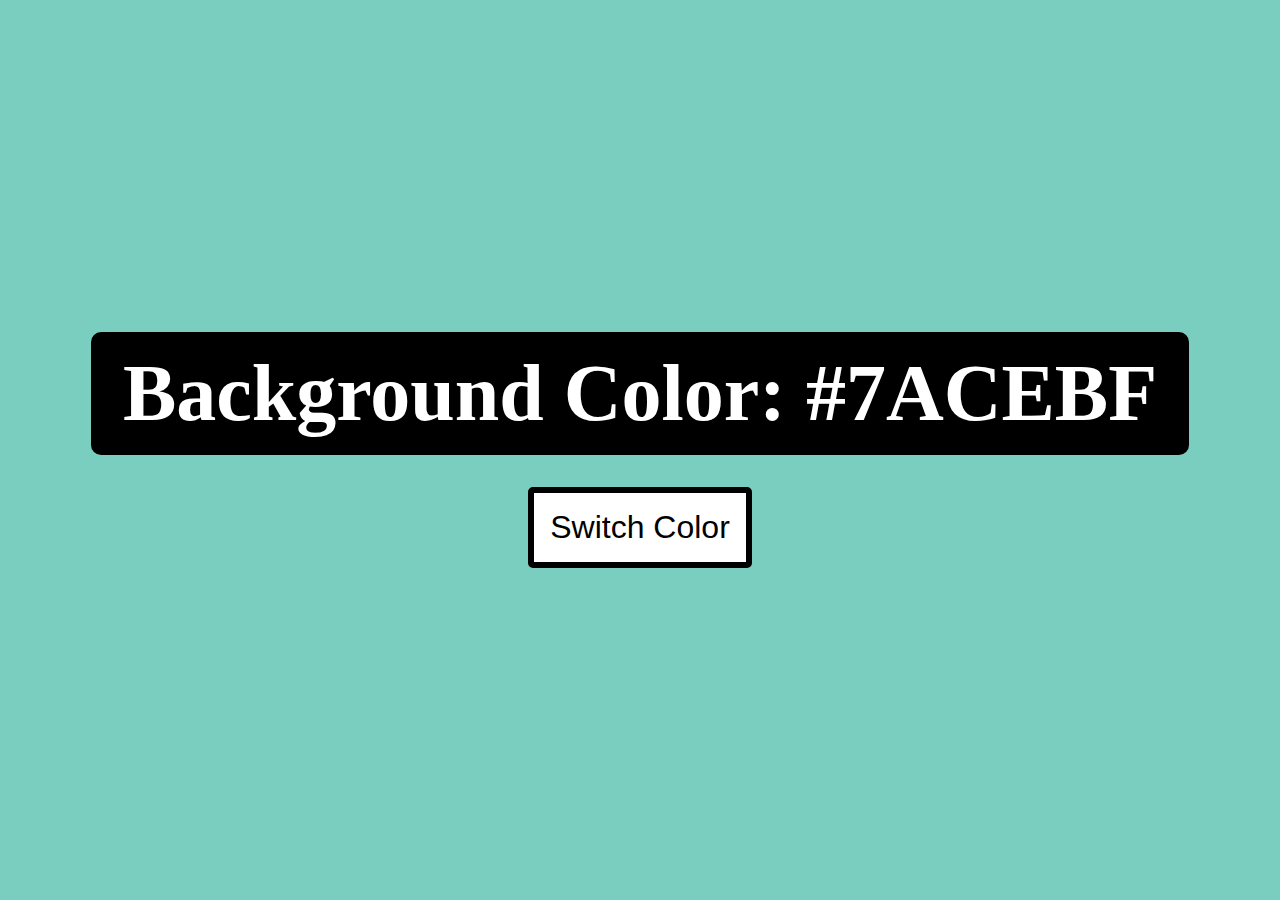
<file: color-fliper/index.html>
<!DOCTYPE html>
<html lang="en">
    <head>
        <meta charset="UTF-8" />
        <meta name="viewport" content="width=device-width, initial-scale=1.0" />
        <link rel="stylesheet" href="index.css" />
        <title>Color Flip</title>
    </head>
    <body>
        <h1>Background Color: <span></span></h1>
        <button>Switch Color</button>
        <script src="index.js"></script>
    </body>
</html>
</file>
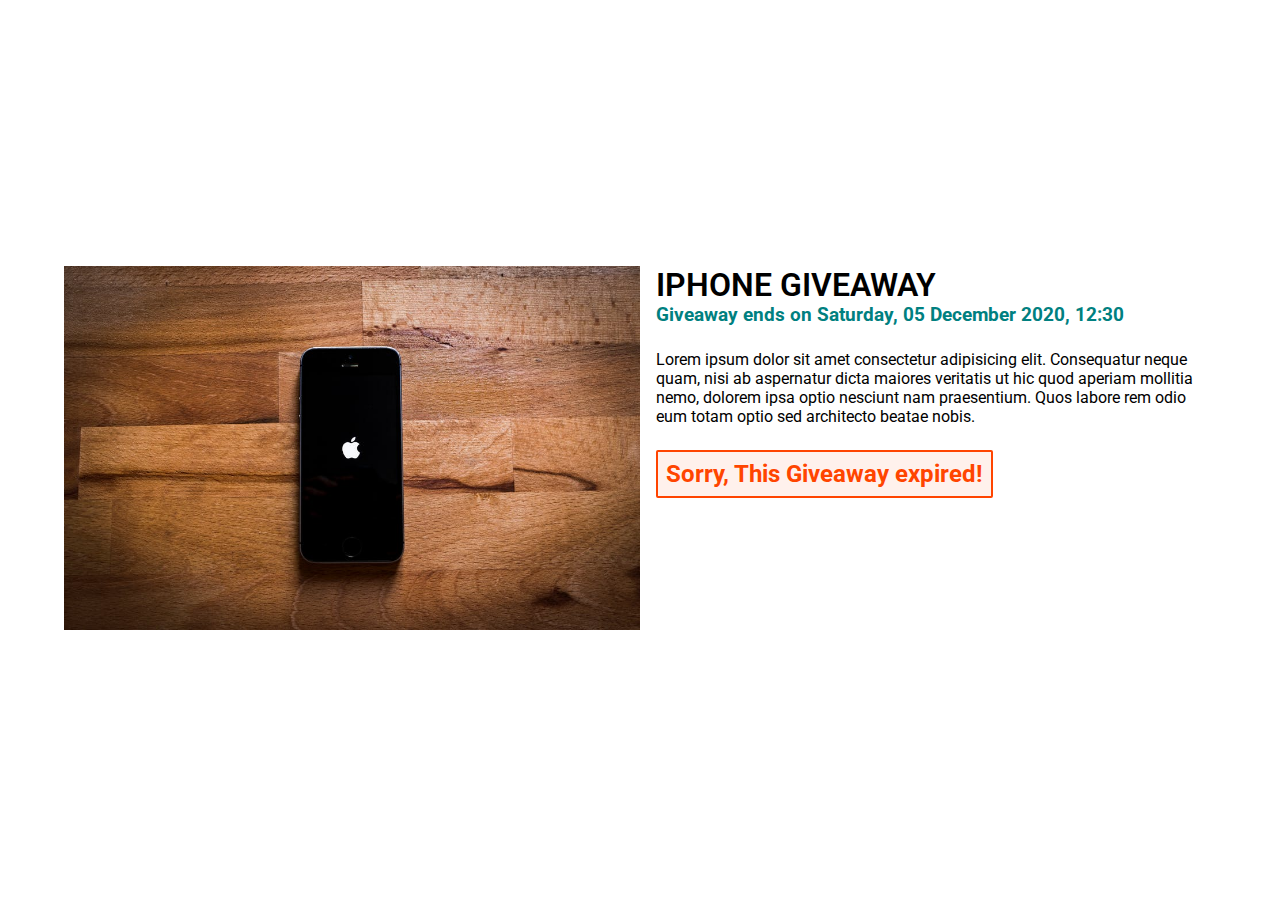
<file: countdown/index.html>
<!DOCTYPE html>
<html lang="en">
    <head>
        <meta charset="UTF-8" />
        <meta name="viewport" content="width=device-width, initial-scale=1.0" />
        <link rel="stylesheet" href="index.css" />
        <link
            rel="stylesheet"
            href="https://pro.fontawesome.com/releases/v5.10.0/css/all.css"
            integrity="sha384-AYmEC3Yw5cVb3ZcuHtOA93w35dYTsvhLPVnYs9eStHfGJvOvKxVfELGroGkvsg+p"
            crossorigin="anonymous"
        />
        <title>Countdown</title>
    </head>
    <body>
        <div class="container">
            <div class="image">
                <img src="./gift.jpeg" alt="" />
            </div>
            <div class="text">
                <h1>IPHONE GIVEAWAY</h1>
                <h3>Giveaway ends on <span class="full-date"></span></h3>
                <p class="text__info">
                    Lorem ipsum dolor sit amet consectetur adipisicing elit.
                    Consequatur neque quam, nisi ab aspernatur dicta maiores
                    veritatis ut hic quod aperiam mollitia nemo, dolorem ipsa
                    optio nesciunt nam praesentium. Quos labore rem odio eum
                    totam optio sed architecto beatae nobis.
                </p>
                <div class="countdown">
                    <div class="deadline">
                        <h2>Sorry, This Giveaway expired!</h2>
                    </div>
                    <div class="card">
                        <p class="card_number" id="day"></p>
                        <p class="card__text">DAYS</p>
                    </div>
                    <div class="card">
                        <p class="card_number" id="hour"></p>
                        <p class="card__text">HOURS</p>
                    </div>
                    <div class="card">
                        <p class="card_number" id="min"></p>
                        <p class="card__text">MINS</p>
                    </div>
                    <div class="card">
                        <p class="card_number" id="sec"></p>
                        <p class="card__text">SECS</p>
                    </div>
                </div>
            </div>
        </div>
        <script src="index.js"></script>
    </body>
</html>
</file>
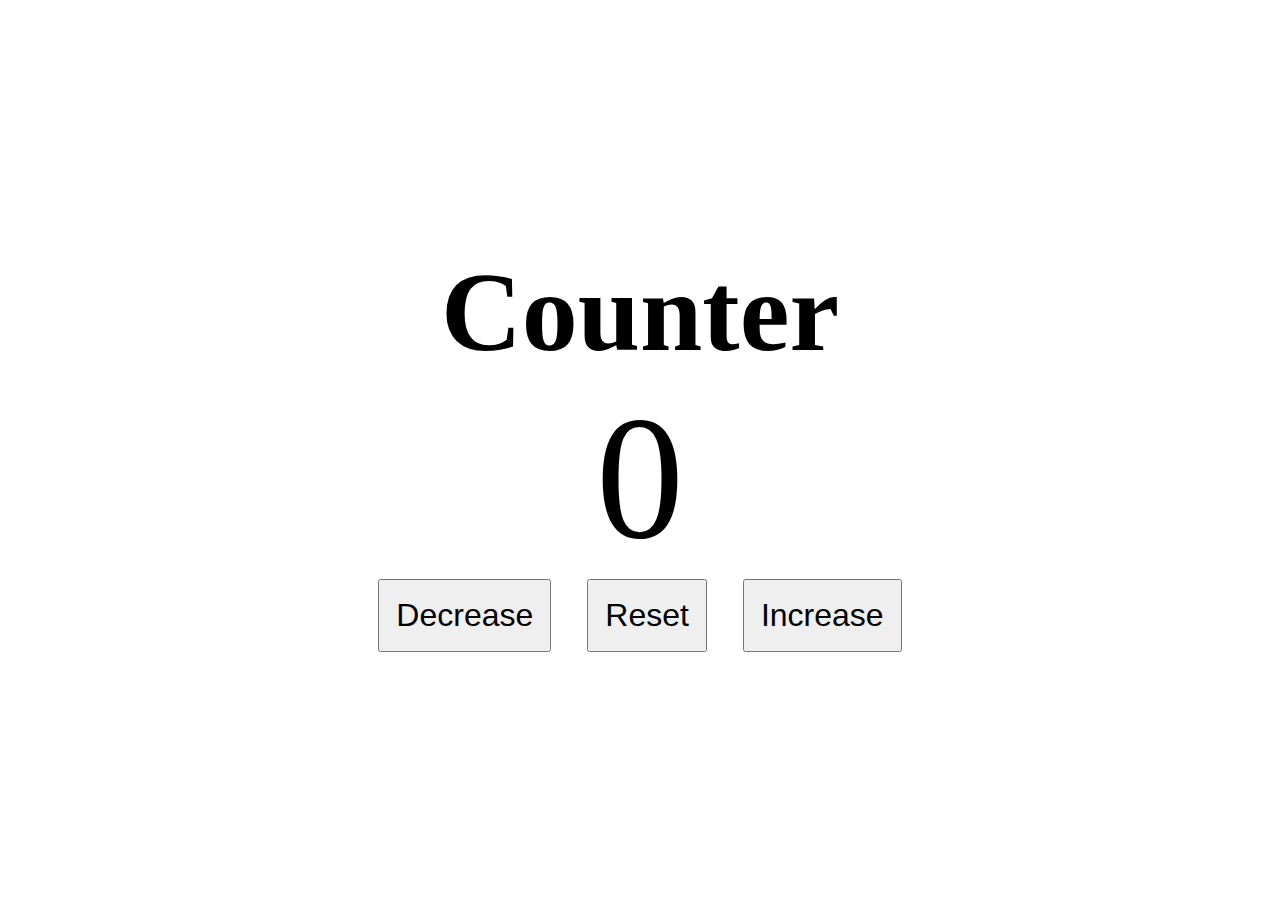
<file: counter/index.html>
<!DOCTYPE html>
<html lang="en">
    <head>
        <meta charset="UTF-8" />
        <meta name="viewport" content="width=device-width, initial-scale=1.0" />
        <link rel="stylesheet" href="index.css" />
        <title>Counter</title>
    </head>
    <body>
        <h1>Counter</h1>
        <span>0</span>
        <div class="buttons">
            <button id="decrease">Decrease</button>
            <button id="reset">Reset</button>
            <button id="increase">Increase</button>
        </div>
        <script src="index.js"></script>
    </body>
</html>
</file>
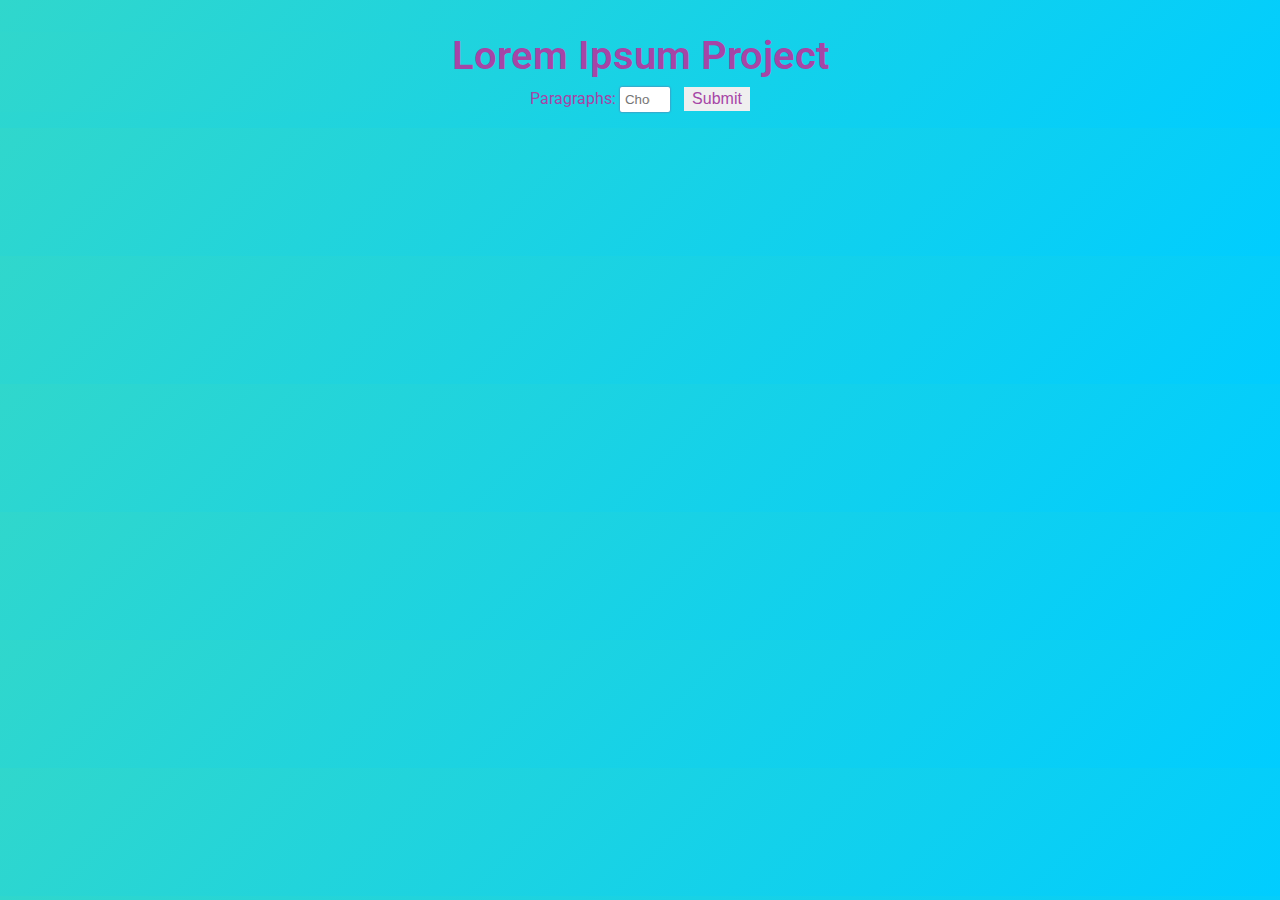
<file: lorem/index.html>
<!DOCTYPE html>
<html lang="en">
    <head>
        <meta charset="UTF-8" />
        <meta name="viewport" content="width=device-width, initial-scale=1.0" />
        <link rel="stylesheet" href="index.css" />
        <link
            rel="stylesheet"
            href="https://pro.fontawesome.com/releases/v5.10.0/css/all.css"
            integrity="sha384-AYmEC3Yw5cVb3ZcuHtOA93w35dYTsvhLPVnYs9eStHfGJvOvKxVfELGroGkvsg+p"
            crossorigin="anonymous"
        />
        <title>Lorem</title>
    </head>
    <body>
        <section>
            <h1>Lorem Ipsum Project</h1>
            <form>
                <label for="amount"></label>
                    Paragraphs: 
                    <input type="number" name="amount" id="amount" placeholder="Choose a number"
                
                /></label>
                <button>Submit</button>
            </form>
            <div class="result"></div>
        </section>
        <script src="index.js"></script>
    </body>
</html>
</file>
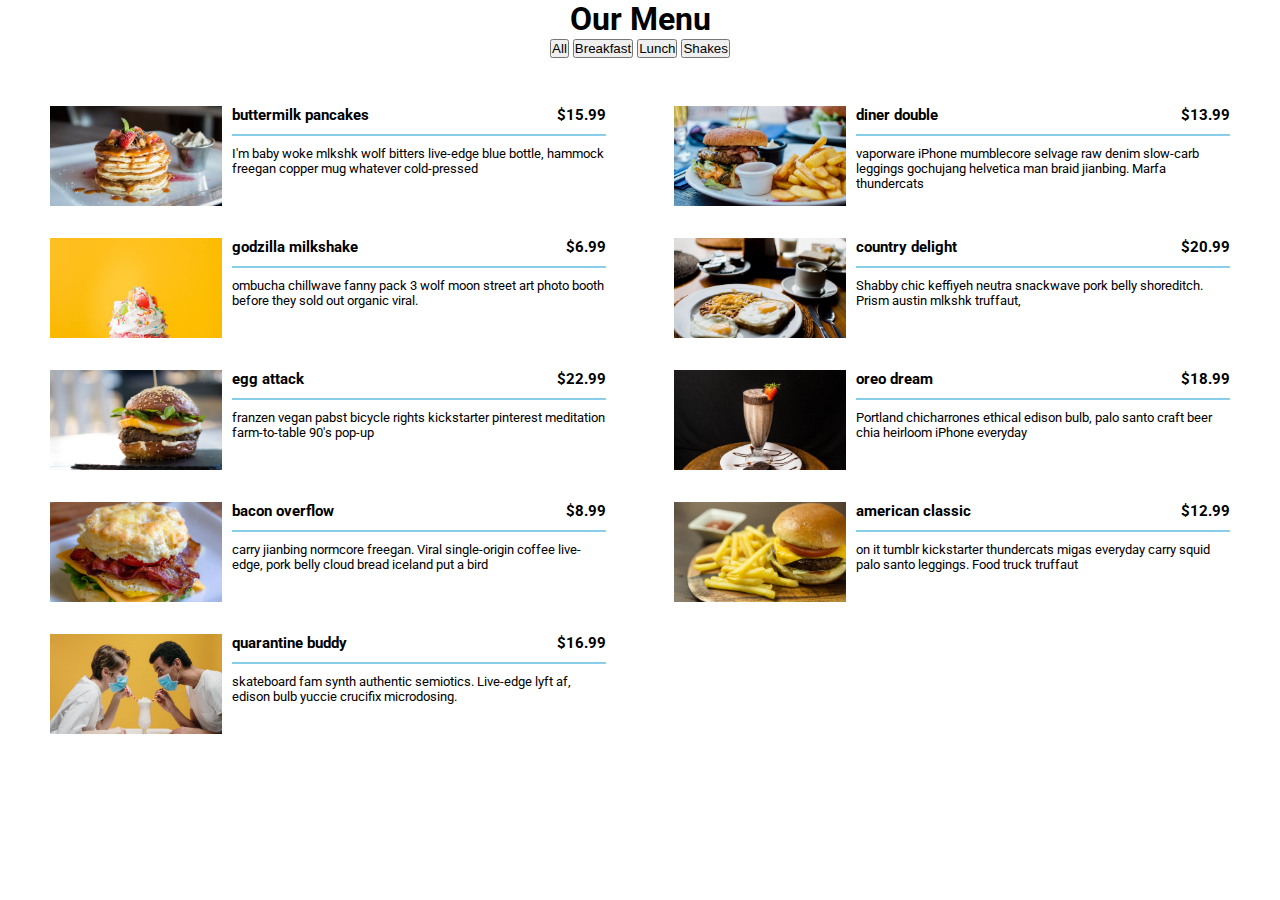
<file: menu/index.html>
<!DOCTYPE html>
<html lang="en">
    <head>
        <meta charset="UTF-8" />
        <meta name="viewport" content="width=device-width, initial-scale=1.0" />
        <link rel="stylesheet" href="index.css" />
        <link
            rel="stylesheet"
            href="https://pro.fontawesome.com/releases/v5.10.0/css/all.css"
            integrity="sha384-AYmEC3Yw5cVb3ZcuHtOA93w35dYTsvhLPVnYs9eStHfGJvOvKxVfELGroGkvsg+p"
            crossorigin="anonymous"
        />
        <title>Menu</title>
    </head>
    <body>
        <div class="menu">
            <div class="menu_title">
                <h1>Our Menu</h1>
            </div>
            <div class="menu_options">
                <button id="all">All</button>
                <button id="breakfast">Breakfast</button>
                <button id="lunch">Lunch</button>
                <button id="shakes">Shakes</button>
            </div>
            <div class="menu_items">
                <!-- 
                <div class="item">
                    <div class="image_container">
                        <img src="" alt="" class="item_image" />
                    </div>
                    <div class="item_info">
                        <div class="item_infoHeader">
                            <h3 class="header_title"></h3>
                            <h3 class="header_price"></h3>
                        </div>
                        <p class="item_infoText"></p>
                    </div>
                </div>
                 -->
            </div>
        </div>
        <script src="index.js"></script>
    </body>
</html>
</file>
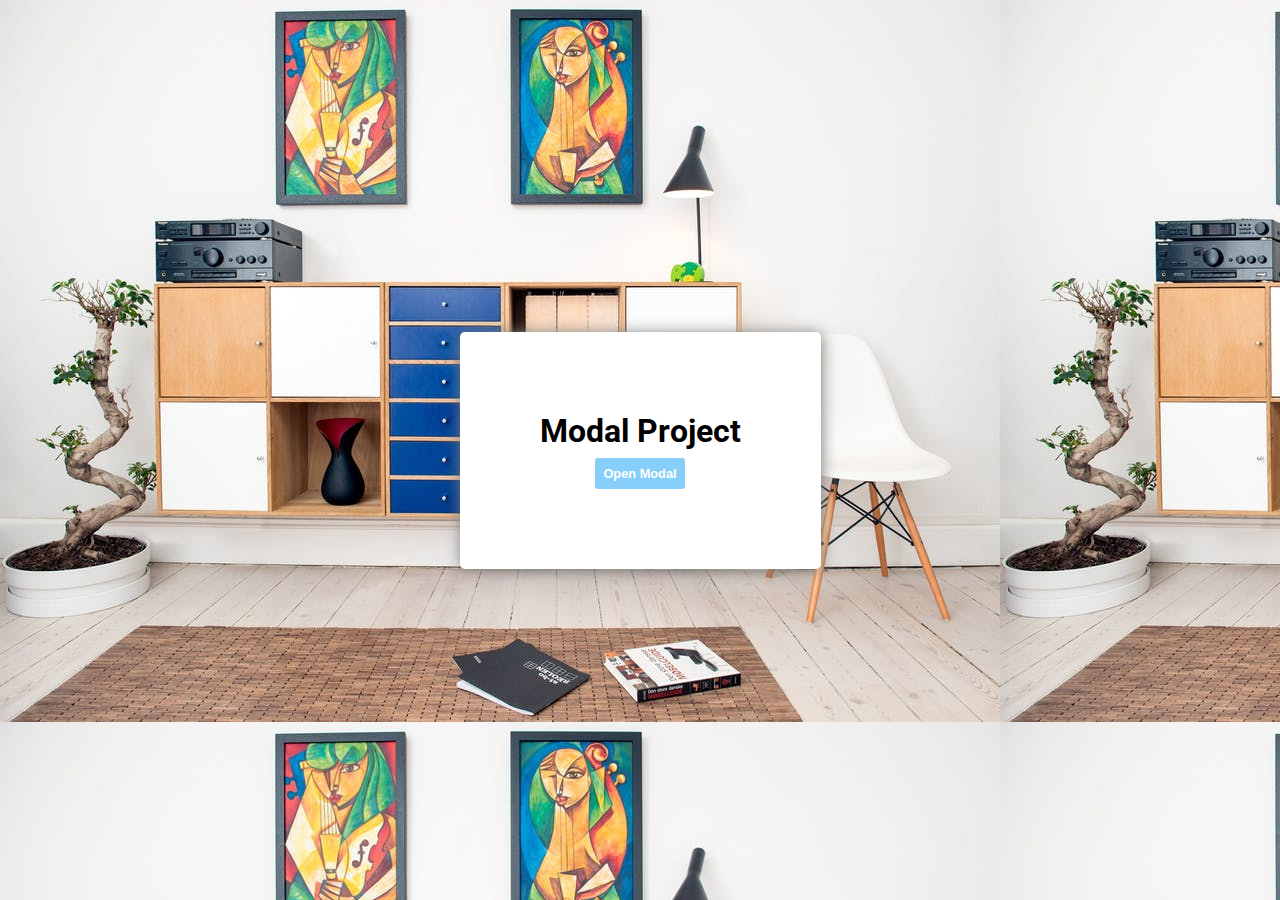
<file: modal/index.html>
<!DOCTYPE html>
<html lang="en">
    <head>
        <meta charset="UTF-8" />
        <meta name="viewport" content="width=device-width, initial-scale=1.0" />
        <link rel="stylesheet" href="index.css" />
        <link
            rel="stylesheet"
            href="https://pro.fontawesome.com/releases/v5.10.0/css/all.css"
            integrity="sha384-AYmEC3Yw5cVb3ZcuHtOA93w35dYTsvhLPVnYs9eStHfGJvOvKxVfELGroGkvsg+p"
            crossorigin="anonymous"
        />
        <title>Modal</title>
    </head>
    <body>
        <div class="modal none">
            <div class="box">
                <h1>Modal content</h1>
                <button><i class="fa fa-times" aria-hidden="true"></i></button>
            </div>
        </div>
        <div class="hero">
            <div class="box">
                <h1>Modal Project</h1>
                <button>Open Modal</button>
            </div>
        </div>
        <script src="index.js"></script>
    </body>
</html>
</file>
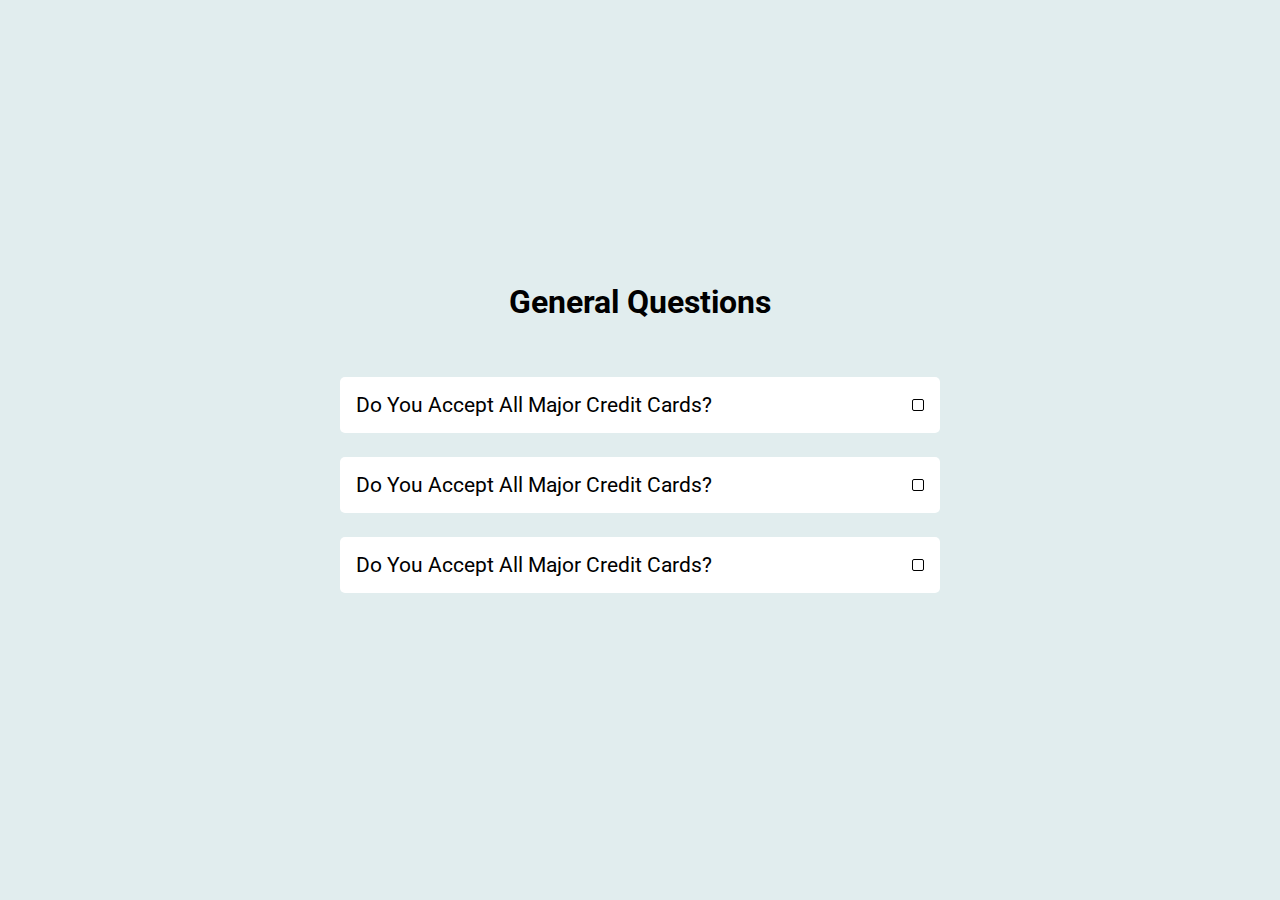
<file: q&a/index.html>
<!DOCTYPE html>
<html lang="en">
    <head>
        <meta charset="UTF-8" />
        <meta name="viewport" content="width=device-width, initial-scale=1.0" />
        <link rel="stylesheet" href="index.css" />
        <link
            rel="stylesheet"
            href="https://pro.fontawesome.com/releases/v5.10.0/css/all.css"
            integrity="sha384-AYmEC3Yw5cVb3ZcuHtOA93w35dYTsvhLPVnYs9eStHfGJvOvKxVfELGroGkvsg+p"
            crossorigin="anonymous"
        />
        <title>Q&A</title>
    </head>
    <body>
        <div class="container">
            <h1>General Questions</h1>
            <div class="questions__answers__container">
                <article>
                    <div class="question">
                        <p class="question__text">
                            Do You Accept All Major Credit Cards?
                        </p>
                        <i class="fa fa-plus" aria-hidden="true"></i>
                    </div>
                    <div class="answer">
                        <p class="answer__text">
                            Lorem ipsum dolor sit, amet consectetur adipisicing
                            elit. Dolorem consequuntur inventore totam tempore!
                            Molestiae, dicta suscipit. Ipsum ut vero ipsa
                            dolorum nobis suscipit nisi.
                        </p>
                    </div>
                </article>
                <article>
                    <div class="question">
                        <p class="question__text">
                            Do You Accept All Major Credit Cards?
                        </p>
                        <i class="fa fa-plus" aria-hidden="true"></i>
                    </div>
                    <div class="answer">
                        <p class="answer__text">
                            Lorem ipsum dolor sit, amet consectetur adipisicing
                            elit. Dolorem consequuntur inventore totam tempore!
                            Molestiae, dicta suscipit. Ipsum ut vero ipsa
                            dolorum nobis suscipit nisi.
                        </p>
                    </div>
                </article>
                <article>
                    <div class="question">
                        <p class="question__text">
                            Do You Accept All Major Credit Cards?
                        </p>
                        <i class="fa fa-plus" aria-hidden="true"></i>
                    </div>
                    <div class="answer">
                        <p class="answer__text">
                            Lorem ipsum dolor sit, amet consectetur adipisicing
                            elit. Dolorem consequuntur inventore totam tempore!
                            Molestiae, dicta suscipit. Ipsum ut vero ipsa
                            dolorum nobis suscipit nisi.
                        </p>
                    </div>
                </article>
            </div>
        </div>
        <script src="index.js"></script>
    </body>
</html>
</file>
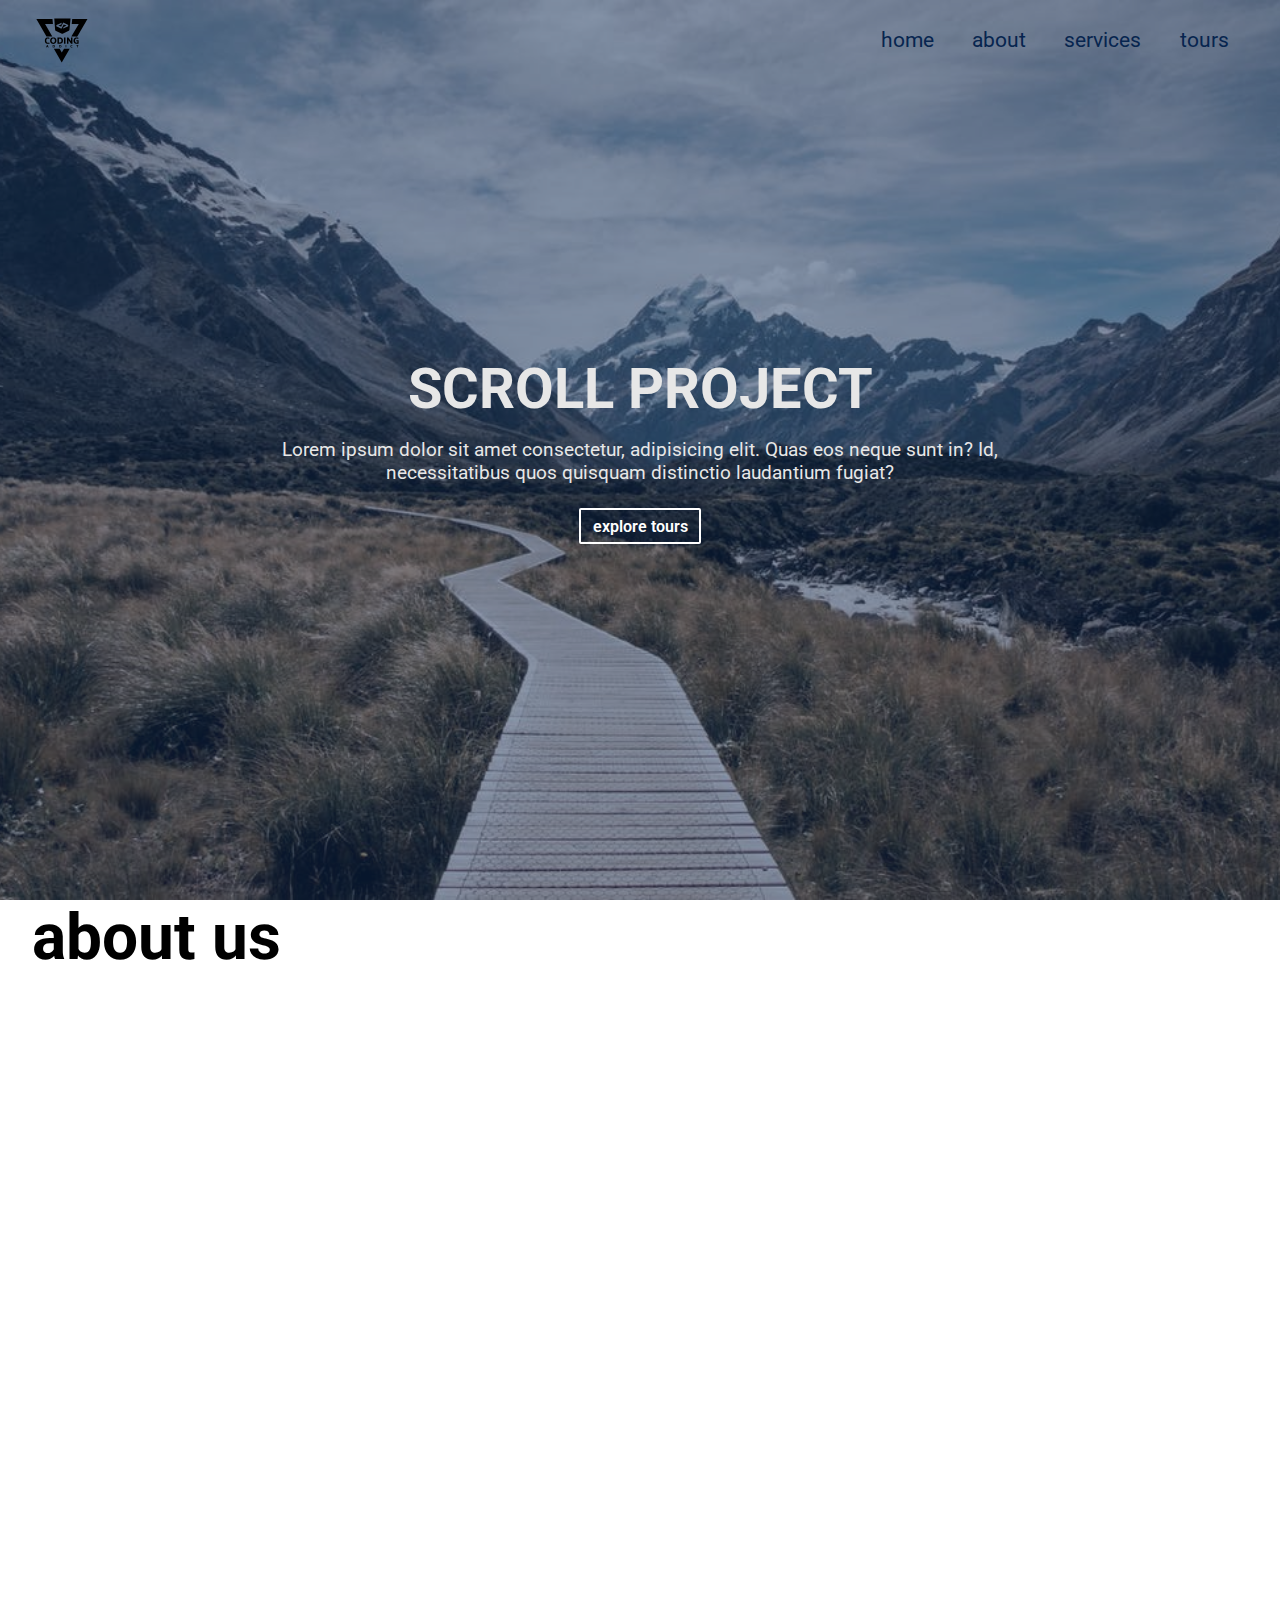
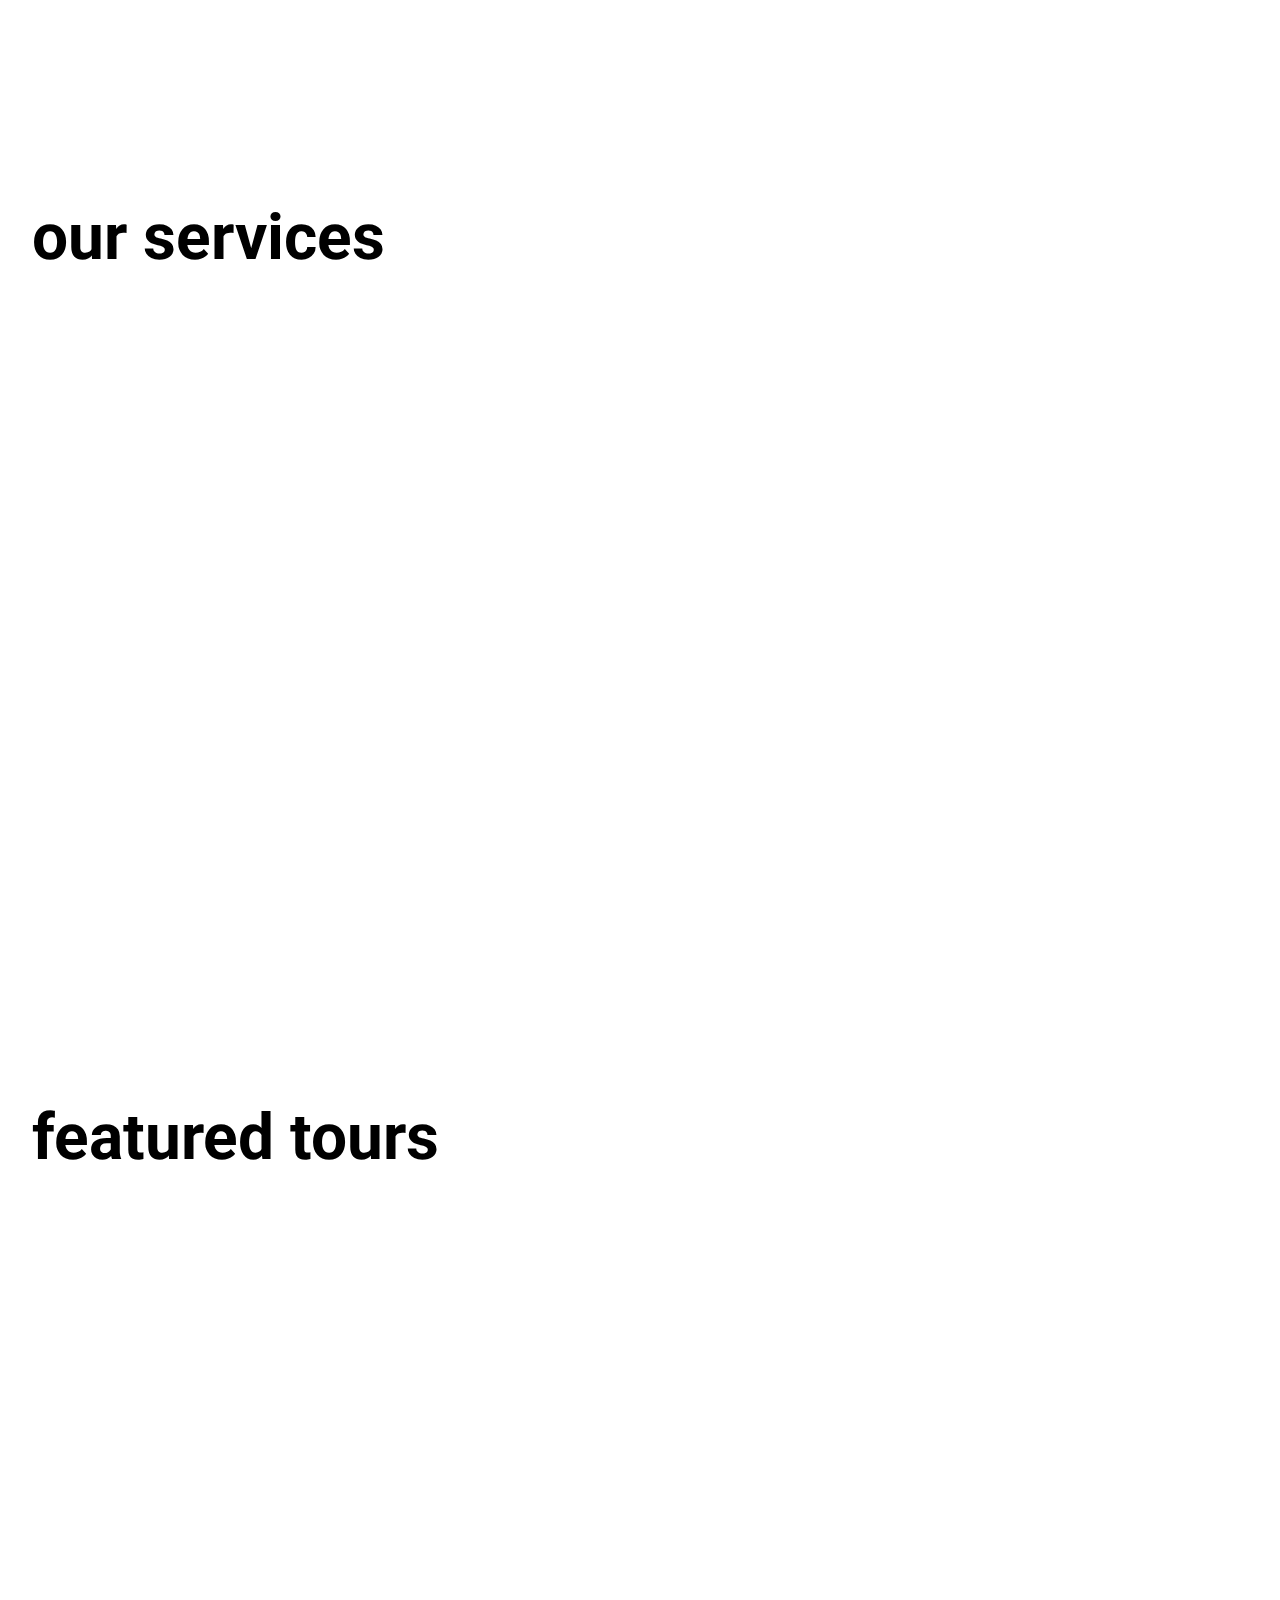
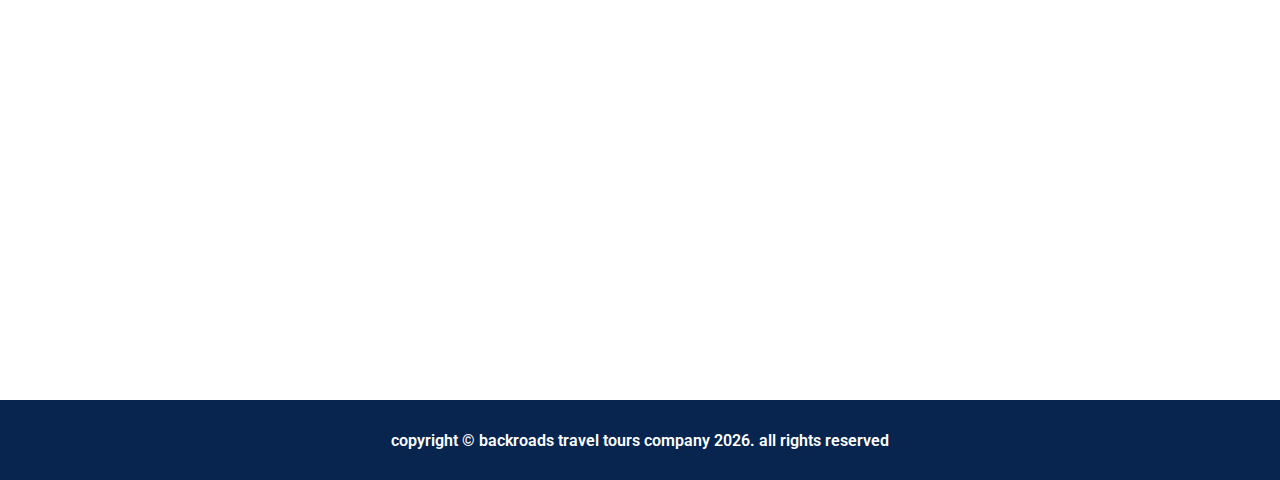
<file: scroll/index.html>
<!DOCTYPE html>
<html lang="en">
    <head>
        <meta charset="UTF-8" />
        <meta name="viewport" content="width=device-width, initial-scale=1.0" />
        <link rel="stylesheet" href="index.css" />
        <link
            rel="stylesheet"
            href="https://pro.fontawesome.com/releases/v5.10.0/css/all.css"
            integrity="sha384-AYmEC3Yw5cVb3ZcuHtOA93w35dYTsvhLPVnYs9eStHfGJvOvKxVfELGroGkvsg+p"
            crossorigin="anonymous"
        />
        <title>Scroll</title>
    </head>
    <body onresize="toggleNavOff()">
        <header id="home">
            <!-- navbar -->
            <nav id="nav">
                <div class="nav-center">
                    <!-- nav header -->
                    <div class="nav-header">
                        <img src="./logo.svg" class="logo" alt="logo" />
                        <button class="nav-toggle">
                            <i class="fas fa-bars"></i>
                        </button>
                    </div>
                    <!-- links -->
                    <div class="links">
                        <a class="scroll-link" href="#home">home</a>
                        <a class="scroll-link" href="#about">about</a>
                        <a class="scroll-link" href="#services">services</a>
                        <a class="scroll-link" href="#tours">tours</a>
                    </div>
                </div>
            </nav>
            <!-- banner -->
            <div class="banner">
                <div class="container">
                    <h1>scroll project</h1>
                    <p>
                        Lorem ipsum dolor sit amet consectetur, adipisicing
                        elit. Quas eos neque sunt in? Id, necessitatibus quos
                        quisquam distinctio laudantium fugiat?
                    </p>
                    <a href="#tours" class="scroll-link hero-btn"
                        >explore tours</a
                    >
                </div>
            </div>
        </header>
        <!-- about -->
        <section id="about" class="section">
            <div class="title">
                <h2>about <span>us</span></h2>
            </div>
        </section>
        <!-- services -->
        <section id="services" class="section">
            <div class="title">
                <h2>our <span>services</span></h2>
            </div>
        </section>
        <!-- contact -->
        <section id="tours" class="section">
            <div class="title">
                <h2>featured <span>tours</span></h2>
            </div>
        </section>
        <!-- footer -->
        <footer id="footer">
            <p>
                copyright &copy; backroads travel tours company
                <span id="date"></span>. all rights reserved
            </p>
        </footer>
        <a class="scroll-link top-link" href="#home">
            <i class="fas fa-arrow-up"></i>
        </a>
        <script src="index.js"></script>
    </body>
</html>
</file>
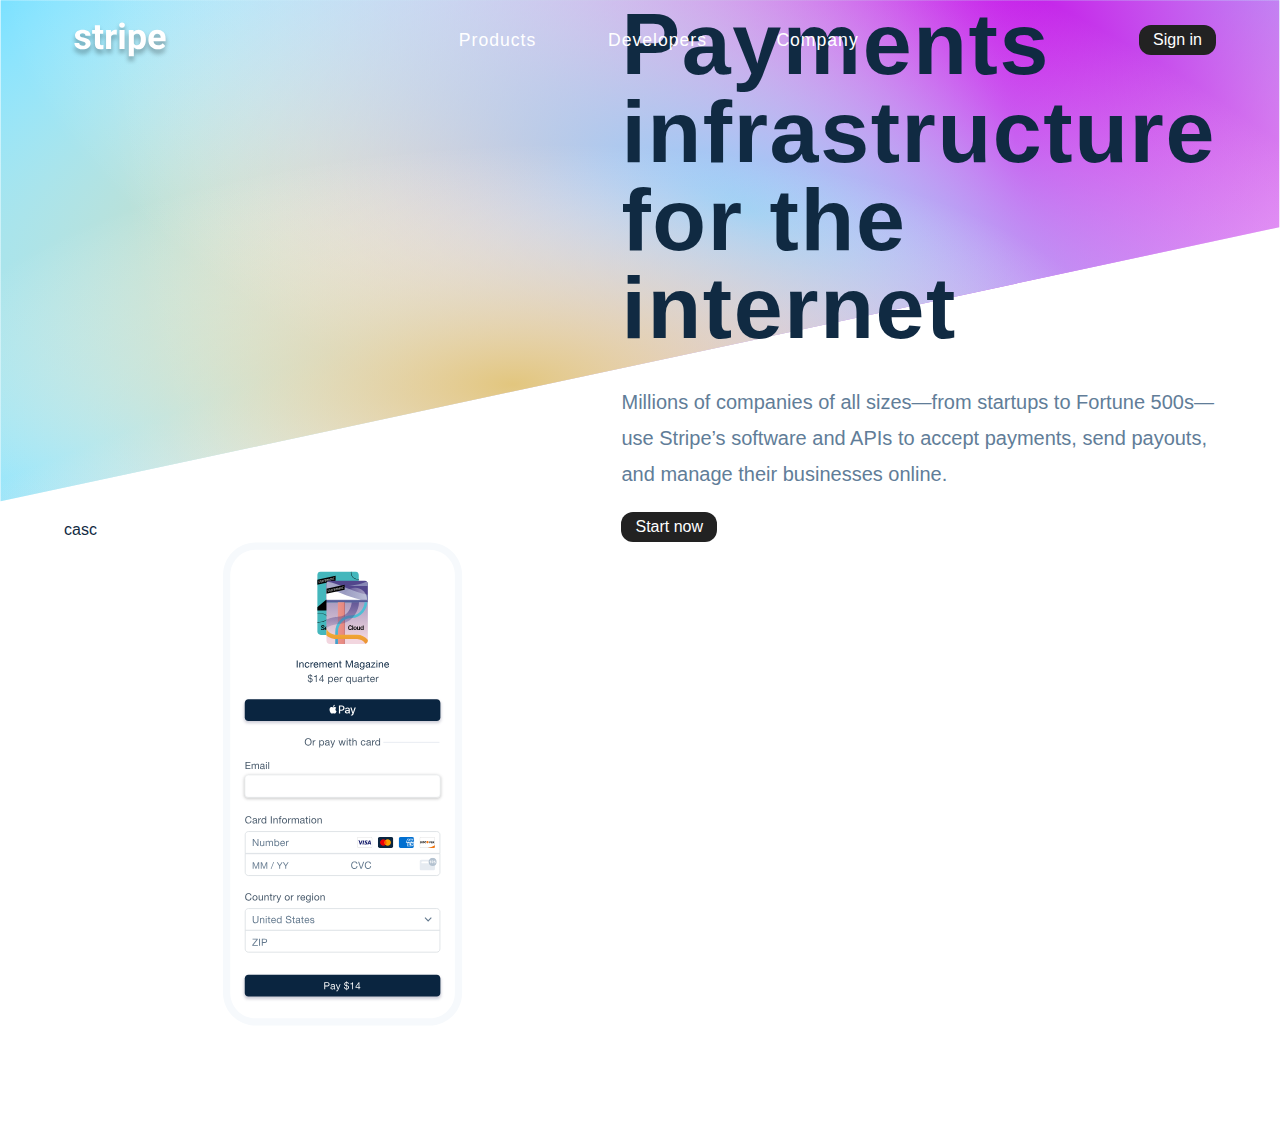
<file: submenus/index.html>
<!DOCTYPE html>
<html lang="en">
    <head>
        <meta charset="UTF-8" />
        <meta name="viewport" content="width=device-width, initial-scale=1.0" />
        <title>Stripe</title>
        <!-- font-awesome -->
        <link
            rel="stylesheet"
            href="https://cdnjs.cloudflare.com/ajax/libs/font-awesome/5.14.0/css/all.min.css"
        />

        <!-- stylesheet -->
        <link rel="stylesheet" href="styles.css" />
    </head>
    <body>
        <!-- navbar -->
        <nav class="nav">
            <div class="nav-center">
                <div class="nav-header">
                    <img src="./images/logo.svg" class="nav-logo" alt="" />
                    <button class="btn toggle-btn">
                        <i class="fas fa-bars"></i>
                    </button>
                </div>
                <ul class="nav-links">
                    <li>
                        <button class="link-btn">products</button>
                    </li>
                    <li>
                        <button class="link-btn">developers</button>
                    </li>
                    <li>
                        <button class="link-btn">company</button>
                    </li>
                </ul>
                <button class="btn signin-btn">Sign in</button>
            </div>
        </nav>
        <!-- hero  -->
        <section class="hero">
            <div class="hero-center">
                casc
                <article class="hero-info">
                    <h1>
                        Payments infrastructure <br />
                        for the internet
                    </h1>
                    <p>
                        Millions of companies of all sizes—from startups to
                        Fortune 500s—use Stripe’s software and APIs to accept
                        payments, send payouts, and manage their businesses
                        online.
                    </p>
                    <button class="btn">Start now</button>
                </article>
                <article class="hero-images">
                    <img src="./images/phone.svg" class="phone-img" alt="" />
                </article>
            </div>
        </section>
        <!-- sidebar -->
        <div class="sidebar-wrapper">
            <aside class="sidebar">
                <button class="close-btn">
                    <i class="fas fa-times"></i>
                </button>
                <div class="sidebar-links"></div>
                <!-- links -->
            </aside>
        </div>
        <!-- links -->
        <aside class="submenu"></aside>
        <script type="module" src="app.js"></script>
    </body>
</html>
</file>
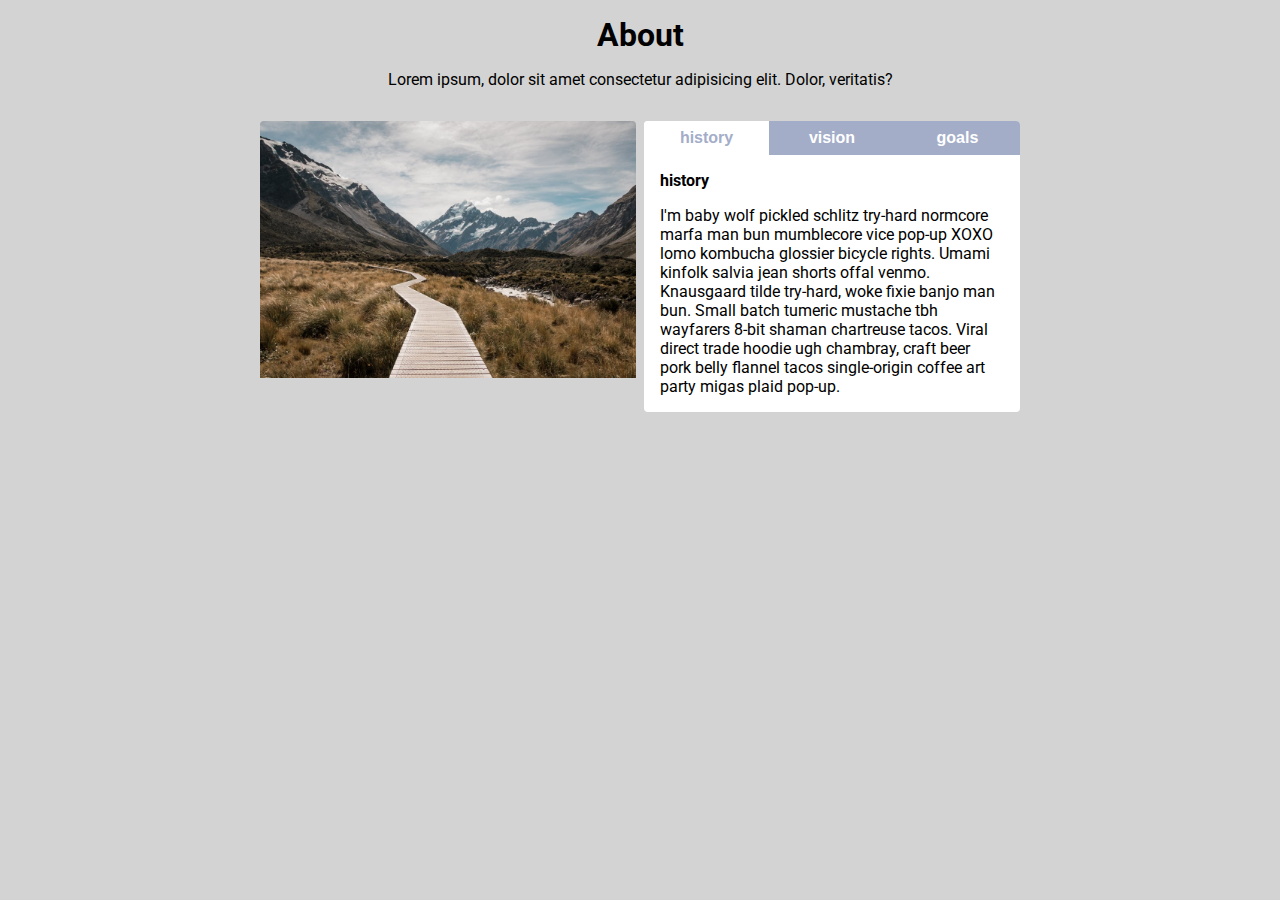
<file: tabs/index.html>
<!DOCTYPE html>
<html lang="en">
    <head>
        <meta charset="UTF-8" />
        <meta name="viewport" content="width=device-width, initial-scale=1.0" />
        <link rel="stylesheet" href="index.css" />
        <link
            rel="stylesheet"
            href="https://pro.fontawesome.com/releases/v5.10.0/css/all.css"
            integrity="sha384-AYmEC3Yw5cVb3ZcuHtOA93w35dYTsvhLPVnYs9eStHfGJvOvKxVfELGroGkvsg+p"
            crossorigin="anonymous"
        />
        <title>Tabs</title>
    </head>
    <body>
        <section class="about">
            <div class="about__header">
                <h1>About</h1>
                <p>
                    Lorem ipsum, dolor sit amet consectetur adipisicing elit.
                    Dolor, veritatis?
                </p>
            </div>
            <div class="about__main">
                <article class="about__image">
                    <img src="./hero-bcg.jpeg" alt="" />
                </article>
                <article class="about__body">
                    <div class="body__btn">
                        <button class="btn btn-active" data-id="history">
                            history
                        </button>
                        <button class="btn" data-id="vision">vision</button>
                        <button class="btn" data-id="goals">goals</button>
                    </div>
                    <div class="body__text">
                        <div class="body__item active" id="history">
                            <h4>history</h4>
                            <p>
                                I'm baby wolf pickled schlitz try-hard normcore
                                marfa man bun mumblecore vice pop-up XOXO lomo
                                kombucha glossier bicycle rights. Umami kinfolk
                                salvia jean shorts offal venmo. Knausgaard tilde
                                try-hard, woke fixie banjo man bun. Small batch
                                tumeric mustache tbh wayfarers 8-bit shaman
                                chartreuse tacos. Viral direct trade hoodie ugh
                                chambray, craft beer pork belly flannel tacos
                                single-origin coffee art party migas plaid
                                pop-up.
                            </p>
                        </div>
                        <div class="body__item" id="vision">
                            <h4>vision</h4>
                            <p>
                                Man bun PBR&B keytar copper mug prism, hell of
                                helvetica. Synth crucifix offal deep v hella
                                biodiesel. Church-key listicle polaroid put a
                                bird on it chillwave palo santo enamel pin,
                                tattooed meggings franzen la croix cray. Retro
                                yr aesthetic four loko tbh helvetica air plant,
                                neutra palo santo tofu mumblecore. Hoodie
                                bushwick pour-over jean shorts chartreuse shabby
                                chic. Roof party hammock master cleanse pop-up
                                truffaut, bicycle rights skateboard affogato
                                readymade sustainable deep v live-edge schlitz
                                narwhal.
                            </p>
                            <ul>
                                <li>list item</li>
                                <li>list item</li>
                                <li>list item</li>
                            </ul>
                        </div>
                        <div class="body__item" id="goals">
                            <h4>goals</h4>
                            <p>
                                Chambray authentic truffaut, kickstarter brunch
                                taxidermy vape heirloom four dollar toast
                                raclette shoreditch church-key. Poutine etsy
                                tote bag, cred fingerstache leggings cornhole
                                everyday carry blog gastropub. Brunch biodiesel
                                sartorial mlkshk swag, mixtape hashtag marfa
                                readymade direct trade man braid cold-pressed
                                roof party. Small batch adaptogen coloring book
                                heirloom. Letterpress food truck hammock
                                literally hell of wolf beard adaptogen everyday
                                carry. Dreamcatcher pitchfork yuccie, banh mi
                                salvia venmo photo booth quinoa chicharrones.
                            </p>
                        </div>
                    </div>
                </article>
            </div>
        </section>
        <script src="index.js"></script>
    </body>
</html>
</file>
<file: color-fliper/index.css>
* {
    box-sizing: border-box;
    margin: 0;
    padding: 0;
}

body,
html {
    width: 100vw;
    height: 100vh;
    display: flex;
    flex-direction: column;
    justify-content: center;
    align-items: center;
}

h1 {
    font-size: 5rem;
    padding: 1rem 2rem;
    background-color: black;
    color: white;
    border-radius: 10px;
    margin-bottom: 2rem;
}

button {
    padding: 1rem;
    font-size: 2rem;
    border: 6px solid black;
    border-radius: 5px;
    outline: none;
    cursor: pointer;
    background-color: white;
    color: black;
}
</file>
<file: countdown/index.css>
@import url("https://fonts.googleapis.com/css2?family=Roboto&display=swap");

*,
::after,
::before {
    box-sizing: border-box;
    margin: 0;
    padding: 0;
}

body,
html {
    width: 100%;
    height: 100%;
    display: flex;
    justify-content: center;
    align-items: center;
    flex-direction: column;
    font-family: "Roboto", sans-serif;
}

.container {
    width: 90%;
    max-width: 1200px;
    display: flex;
    flex-wrap: wrap;
    justify-content: center;
}

.image {
    flex-basis: 1;
    min-width: 350px;
    margin-bottom: 1rem;
}

img {
    width: 100%;
}

.text {
    flex-basis: 1;
    min-width: 350px;
}

.text__info {
    margin: 1.5rem 0;
}
h1 {
    font-size: 2rem;
    font-weight: 600;
}
h3 {
    color: teal;
}

.countdown {
    display: flex;
}
.card {
    width: 60px;
    height: 60px;
    background-color: teal;
    margin-right: 1rem;
    display: grid;
    align-content: center;
    justify-content: center;
    text-align: center;
    font-size: 0.7rem;
    font-weight: 200;
    color: white;
}
.card_number {
    font-size: 1.5rem;
    font-weight: 600;
}

.countdown {
    display: flex;
    justify-content: center;
}

@media screen and (min-width: 1000px) {
    .text {
        padding-left: 1rem;
        min-width: 350px;
        width: 50%;
        margin: 0;
    }
    .image {
        width: 50%;
        min-width: 350px;
        margin: 0;
    }
    .countdown {
        justify-content: flex-start;
    }
}

.deadline {
    display: none;
    color: orangered;
    background-color: rgba(255, 68, 0, 0.076);
    border: 2px solid rgb(255, 68, 0);
    border-radius: 2px;
    padding: 0.5rem;
}
.countdown .show {
    display: grid;
}
.hide {
    display: none;
}
</file>
<file: counter/index.css>
* {
    box-sizing: border-box;
    margin: 0;
    padding: 0;
}

body,
html {
    width: 100vw;
    height: 100vh;
    display: flex;
    flex-direction: column;
    justify-content: center;
    align-items: center;
}

h1 {
    font-size: 7rem;
}

span {
    font-size: 11rem;
}

button {
    padding: 1rem;
    font-size: 2rem;
    margin: 0 1rem;
}
</file>
<file: lorem/index.css>
@import url("https://fonts.googleapis.com/css2?family=Roboto&display=swap");

*,
::after,
::before {
    box-sizing: border-box;
    margin: 0;
    padding: 0;
}

body,
html {
    background: rgb(48, 215, 204);
    background: linear-gradient(
        135deg,
        rgba(48, 215, 204, 1) 0%,
        rgba(0, 205, 255, 1) 100%
    );
    width: 100%;
    font-family: "Roboto", sans-serif;
}

section {
    margin: 0 auto;
    width: 80%;
    max-width: 800px;
    text-align: center;
    color: rgb(166, 69, 166);
}
h1 {
    margin: 2rem 0 0.5rem 0;
    font-size: 2.5rem;
    font-weight: 600;
}

form {
    margin-bottom: 1rem;
}

input {
    outline: none;
    border-radius: 2px;
    padding: 0.3rem;
    width: 50px;
    border: none;
    box-shadow: 0 0 2px rgb(138, 71, 138);
}
button {
    padding: 0.2rem 0.5rem;
    border: none;
    font-size: 1rem;
    margin-left: 10px;
    color: rgb(166, 69, 166);
}
button:hover {
    color: white;
    background-color: rgb(166, 69, 166);
}
p {
    color: rgb(109, 54, 9);
    margin: 1.5rem 0;
}
</file>
<file: menu/index.css>
@import url("https://fonts.googleapis.com/css2?family=Roboto&display=swap");

*,
::after,
::before {
    box-sizing: border-box;
    margin: 0;
    padding: 0;
}

body,
html {
    width: 100%;
    font-family: "Roboto", sans-serif;
}

.menu {
    margin: 0 auto;
    width: 100%;
    max-width: 1200px;
    display: flex;
    flex-direction: column;
    align-items: center;
    justify-content: center;
}

.menu_items {
    margin-top: 3rem;
    width: 90%;
    display: flex;
    justify-content: space-evenly;
    align-items: center;
    flex-wrap: wrap;
}

.item {
    flex-basis: 1;
    display: flex;
    flex-direction: column;
    margin-bottom: 2rem;
}
.image_container {
    width: 100%;
    flex-basis: 1;
    height: 320px;
    overflow: hidden;
}

.item_image {
    object-fit: contain;
    width: 100%;
}

.item_info {
    flex-basis: 100%;
}

.item_infoHeader {
    flex-basis: 1;
    display: flex;
    justify-content: space-between;
    align-items: center;
}

.item_infoText {
    border-top: 2px solid skyblue;
    margin-top: 10px;
    padding-top: 10px;
}

@media screen and (min-width: 750px) {
    .item {
        flex-basis: 48%;
        flex-direction: row;
        justify-content: space-evenly;
    }
    .menu_items {
        width: 100%;
        justify-content: space-between;
    }
    .image_container {
        flex-basis: 30%;
        height: 100px;
    }
    .item_info {
        flex-basis: 65%;
        font-size: 0.8rem;
    }
    .item_image {
        width: 100%;
        object-fit: contain;
    }
}
</file>
<file: modal/index.css>
@import url("https://fonts.googleapis.com/css2?family=Roboto&display=swap");

*,
::after,
::before {
    box-sizing: border-box;
    margin: 0;
    padding: 0;
}

body,
html {
    width: 100vw;
    height: 100vh;
    display: flex;
    justify-content: center;
    align-items: center;
    flex-direction: column;
    font-family: "Roboto", sans-serif;
}

.hero {
    width: 100vw;
    height: 100vh;
    display: flex;
    justify-content: center;
    align-items: center;
    background: url("hero.jpeg");
}

.box {
    border-radius: 5px;
    box-shadow: 1px 1px 15px gray;
    background-color: #fff;
    padding: 5rem 5rem;
    display: flex;
    justify-content: center;
    align-items: center;
    flex-direction: column;
}

.hero .box > button {
    background-color: lightskyblue;
    border: none;
    color: white;
    font-weight: 600;
    font-size: 0.8rem;
    padding: 0.5rem;
    border-radius: 3px;
    margin-top: 0.5rem;
    cursor: pointer;
}

.modal {
    position: fixed;
    top: 0;
    left: 0;
    width: 100vw;
    height: 100vh;
    display: flex;
    justify-content: center;
    align-items: center;
    background: rgba(0, 0, 0, 0.9);
}

.modal .box {
    position: relative;
}

.modal .box > button {
    border: none;
    background-color: transparent;
    color: red;
    position: absolute;
    right: 5px;
    top: 5px;
    font-weight: 600;
    font-size: 1.3rem;
    cursor: pointer;
}

.none {
    display: none;
}
</file>
<file: q&a/index.css>
@import url("https://fonts.googleapis.com/css2?family=Roboto&display=swap");

*,
::after,
::before {
    box-sizing: border-box;
    margin: 0;
    padding: 0;
}

body,
html {
    background-color: rgb(225, 237, 238);
    width: 100vw;
    height: 100vh;
    display: flex;
    justify-content: center;
    align-items: center;
    flex-direction: column;
    font-family: "Roboto", sans-serif;
}

.container {
    width: 80%;
    max-width: 600px;
    display: flex;
    justify-content: center;
    align-items: center;
    flex-direction: column;
}

.questions__answers__container {
    margin-top: 2rem;
    width: 100%;
}

article {
    background-color: white;
    border-radius: 5px;
    width: 100%;
    padding: 1rem;
    margin: 1.5rem 0;
}

.question {
    display: flex;
    justify-content: space-between;
    align-items: center;
}

.question p {
    font-size: 1.3rem;
}
i {
    border-radius: 2px;
    border: 1px solid black;
    padding: 0.3rem;
    cursor: pointer;
}
.answer {
    margin-top: 1rem;
    border-top: 1px solid black;
    padding-top: 1rem;
    display: none;
}

.show {
    display: grid;
}
</file>
<file: scroll/index.css>
@import url("https://fonts.googleapis.com/css2?family=Roboto&display=swap");

:root {
    --light-gray: rgb(236, 236, 236);
    --dark: rgb(7, 37, 79);
}
*,
::after,
::before {
    box-sizing: border-box;
    margin: 0;
    padding: 0;
}

body,
html {
    scroll-behavior: smooth;
    width: 100%;
    height: 100%;
    font-family: "Roboto", sans-serif;
}

/* Navbar */
nav {
    background-color: var(--light-gray);
    position: absolute;
    width: 100%;
    height: 80px;
    z-index: 100;
}
.fixed-nav {
    position: fixed;
    background-color: var(--light-gray);
}

.nav-center {
    width: 100%;
    height: 100%;
    display: flex;
    flex-direction: column;
}
.nav-header {
    padding: 0 2rem;
    display: flex;
    height: 100%;
    justify-content: space-between;
    align-items: center;
    flex: 1;
}

.nav-header img {
    height: 50px;
}

.nav-toggle {
    font-size: 2rem;
    border: none;
    display: grid;
    background-color: transparent;
    color: var(--dadrk);
    cursor: pointer;
}

.links {
    position: absolute;
    top: 79px;
    width: 100%;
    font-size: 1.3rem;
    display: flex;
    height: 0;
    overflow: hidden;
    flex-direction: column;
    transition: all 0.3s;
}

.links a {
    background-color: var(--light-gray);
    color: var(--dark);
    padding: 0.6rem 0;
    list-style: none;
    text-align: center;
    text-decoration: none;
}

.links a:hover {
    background-color: #fff;
}

.toggled .links {
    top: 80px;
}

/* Banner */
.banner {
    text-align: center;
    width: 100%;
    height: 100vh;
    background: url("hero-bcg.jpeg");
    background-repeat: no-repeat;
    background-size: cover;
    background-position: center;
}

.container {
    color: rgb(231, 231, 231);
    width: 100%;
    height: 100%;
    background-color: rgba(14, 46, 91, 0.479);
    display: flex;
    flex-direction: column;
    justify-content: center;
    align-items: center;
}

h1 {
    font-size: 3rem;
    text-transform: uppercase;
}

.container p {
    font-size: 1.2rem;
    margin: 1rem 0;
    width: 60%;
}

.hero-btn {
    z-index: 1;
    position: relative;
    padding: 0.4rem 0.7rem;
    color: white;
    font-weight: 600;
    text-decoration: none;
    border-radius: 2px;
    margin-top: 0.5rem;
    border: 2px solid white;
    background-color: transparent;
}

.hero-btn:hover {
    color: var(--dark);
}

.hero-btn::after {
    z-index: -1;
    box-sizing: border-box;
    position: absolute;
    top: -0.2px;
    left: 0;
    content: "";
    width: 0%;
    height: 100%;
    background-color: white;
    transition: all 0.3s ease-in-out;
}

.hero-btn:hover::after {
    width: 100%;
    background-color: white;
}

.section {
    width: 100%;
    height: 100%;
}

h2 {
    margin-left: 2rem;
    font-size: 4rem;
}

.top-link {
    visibility: hidden;
    padding: 0.7rem 0.7rem;
    position: fixed;
    bottom: 2rem;
    right: 2rem;
    z-index: 1;
    color: white;
    text-decoration: none;
    border-radius: 2px;
    box-shadow: 0 0 1px white;
    background-color: var(--dark);
}

.top-link:hover {
    box-shadow: 0 0 2px var(--dark);
    color: var(--dark);
}

.top-link::after {
    z-index: -1;
    box-sizing: border-box;
    position: absolute;
    top: -0.2px;
    left: 0;
    content: "";
    width: 0%;
    height: 100%;
    background-color: white;
    transition: all 0.3s ease-in-out;
}

.top-link:hover::after {
    width: 100%;
    background-color: white;
}
#footer {
    height: 80px;
    background-color: var(--dark);
    color: white;
    display: flex;
    align-items: center;
    justify-content: center;
    font-weight: 600;
}
@media screen and (min-width: 600px) {
    h1 {
        font-size: 3.5rem;
    }
}

@media screen and (min-width: 780px) {
    .nav-center {
        background-color: transparent;
        flex-direction: row;
    }
    nav {
        background-color: transparent;
    }

    .nav-toggle {
        display: none;
    }

    .links {
        overflow: visible;
        padding: 0 2rem;
        height: 80px;
        position: static;
        justify-content: flex-end;
        align-items: center;
        flex-direction: row;
    }

    .links a {
        background-color: transparent;
        padding: 0.4rem 1.2rem;
    }
}
</file>
<file: submenus/styles.css>
/*
=============== 
Variables
===============
*/

:root {
    /* dark shades of primary color*/
    --clr-primary-1: hsl(205, 86%, 17%);
    --clr-primary-2: hsl(205, 77%, 27%);
    --clr-primary-3: hsl(205, 72%, 37%);
    --clr-primary-4: hsl(205, 63%, 48%);
    /* primary/main color */
    --clr-primary-5: hsl(205, 78%, 60%);
    /* lighter shades of primary color */
    --clr-primary-6: hsl(205, 89%, 70%);
    --clr-primary-7: hsl(205, 90%, 76%);
    --clr-primary-8: hsl(205, 86%, 81%);
    --clr-primary-9: hsl(205, 90%, 88%);
    --clr-primary-10: hsl(205, 100%, 96%);
    /* darkest grey - used for headings */
    --clr-grey-1: hsl(209, 61%, 16%);
    --clr-grey-2: hsl(211, 39%, 23%);
    --clr-grey-3: hsl(209, 34%, 30%);
    --clr-grey-4: hsl(209, 28%, 39%);
    /* grey used for paragraphs */
    --clr-grey-5: hsl(210, 22%, 49%);
    --clr-grey-6: hsl(209, 23%, 60%);
    --clr-grey-7: hsl(211, 27%, 70%);
    --clr-grey-8: hsl(210, 31%, 80%);
    --clr-grey-9: hsl(212, 33%, 89%);
    --clr-grey-10: hsl(210, 36%, 96%);
    --clr-white: #fff;
    --clr-red-dark: hsl(360, 67%, 44%);
    --clr-red-light: hsl(360, 71%, 66%);
    --clr-green-dark: hsl(125, 67%, 44%);
    --clr-green-light: hsl(125, 71%, 66%);
    --clr-black: #222;

    --transition: all 0.3s linear;
    --spacing: 0.1rem;
    --radius: 0.75rem;
    --light-shadow: 0 5px 15px rgba(0, 0, 0, 0.1);
    --dark-shadow: 0 5px 15px rgba(0, 0, 0, 0.2);
    --max-width: 1170px;
    --fixed-width: 620px;
}
/*
=============== 
Global Styles
===============
*/

*,
::after,
::before {
    margin: 0;
    padding: 0;
    box-sizing: border-box;
}
body {
    font-family: -apple-system, BlinkMacSystemFont, "Segoe UI", Roboto, Oxygen,
        Ubuntu, Cantarell, "Open Sans", "Helvetica Neue", sans-serif;
    background: var(--clr-white);
    color: var(--clr-grey-1);
    line-height: 1.5;
    font-size: 0.875rem;
}
ul {
    list-style-type: none;
}
a {
    text-decoration: none;
}
h1,
h2,
h3,
h4 {
    letter-spacing: var(--spacing);
    text-transform: capitalize;
    line-height: 1.25;
    margin-bottom: 0.75rem;
}
h1 {
    font-size: 2.75rem;
}
h2 {
    font-size: 2rem;
}
h3 {
    font-size: 1.25rem;
}
h4 {
    font-size: 0.875rem;
}
p {
    margin-bottom: 1.25rem;
    color: var(--clr-grey-5);
}
@media screen and (min-width: 800px) {
    h1 {
        font-size: 4rem;
    }
    h2 {
        font-size: 2.5rem;
    }
    h3 {
        font-size: 1.75rem;
    }
    h4 {
        font-size: 1rem;
    }
    body {
        font-size: 1rem;
    }
    h1,
    h2,
    h3,
    h4 {
        line-height: 1;
    }
}

/*
=============== 
Stripe Styles
===============
*/
.nav {
    height: 5rem;
    display: flex;
    align-items: center;
    justify-content: center;
    background: transparent;
    position: relative;
    z-index: 1;
}
.nav-center {
    width: 90vw;
    max-width: var(--max-width);
}
.nav-header {
    display: flex;
    justify-content: space-between;
    align-items: center;
}
.btn {
    font-size: 1rem;
    padding: 0.25rem 0.75rem;
    border-radius: var(--radius);
    border-color: transparent;
    color: white;
    background: var(--clr-black);
    cursor: pointer;
    transition: var(--transition);
}
.btn:hover {
    background: var(--clr-grey-5);
}
.nav-links {
    display: none;
}
.signin-btn {
    display: none;
}
.hero::before {
    content: "";
    position: absolute;
    width: 100%;
    height: 65%;
    top: 0;
    left: 0;
    background: url(./images/hero-2.svg);
    background-size: cover;
    background-repeat: no-repeat;
    z-index: -1;
}
.hero {
    position: relative;
    min-height: 100vh;
    margin-top: -5rem;
    display: grid;
    grid-template-columns: 1fr;
    justify-items: center;
}
.hero-center {
    width: 90vw;
    max-width: var(--max-width);
    display: grid;
    align-items: center;
}

.hero-info h1 {
    text-transform: none;
    max-width: 500px;
    margin-bottom: 2rem;
}
.hero-info p {
    max-width: 35em;
    line-height: 1.8;
}
.hero-images {
    display: none;
}

/* nav media query */
@media screen and (min-width: 800px) {
    .nav-center {
        display: grid;
        grid-template-columns: auto 1fr auto;
        align-items: center;
    }
    .toggle-btn {
        display: none;
    }
    .signin-btn {
        display: inline-block;
    }
    .nav-links {
        display: block;
        justify-self: center;
        display: grid;
        grid-template-columns: 1fr 1fr 1fr;
        text-align: center;
        height: 100%;
        display: grid;
        align-items: center;
    }
    .nav-links li {
        height: 100%;
    }
    .link-btn {
        height: 100%;
        background: transparent;
        border-color: transparent;
        font-size: 1.1rem;
        color: white;
        text-transform: capitalize;
        letter-spacing: 1px;
        width: 10rem;
    }
}

/* hero media query */
@media screen and (min-width: 800px) {
    .hero::before {
        background-size: contain;
        height: 100%;
    }
    .hero-center {
        grid-template-columns: 2fr 1fr;
    }

    .hero-info h1 {
        font-size: 3rem;
    }
    .hero-info p {
        font-size: 1.25rem;
    }
    .hero-images {
        display: block;
        justify-self: center;
    }
    .phone-img {
        width: 12rem;
    }
}

@media screen and (min-width: 1200px) {
    .hero-center {
        grid-template-columns: 2fr 1fr;
        align-items: end;
        padding-bottom: 12vh;
    }
    .hero-info h1 {
        max-width: 100%;
        font-size: 5.5rem;
    }
    .hero-images {
        align-self: end;
    }
    .phone-img {
        width: 15rem;
    }
}
@media screen and (min-width: 1400px) {
    .hero-center {
        padding-bottom: 20vh;
    }
    .phone-img {
        width: 17rem;
    }
}

/* sidebar */
.sidebar-wrapper {
    position: fixed;
    top: 0;
    left: 0;
    width: 100%;
    height: 100%;
    display: grid;
    place-items: center;
    visibility: hidden;
    z-index: -999;
    transition: var(--transition);
    transform: scale(0);
    background: rgba(0, 0, 0, 0.5);
}
.sidebar-wrapper.show {
    visibility: visible;
    z-index: 2;
    transform: scale(1);
}
.sidebar {
    width: 90vw;
    height: 95vh;
    max-width: var(--fixed-width);
    background: var(--clr-white);
    border-radius: var(--radius);
    box-shadow: var(--dark-shadow);
    position: relative;
    padding: 4rem 2rem;
}
.close-btn {
    font-size: 2rem;
    background: transparent;
    border-color: transparent;
    color: var(--clr-grey-5);
    position: absolute;
    top: 1rem;
    right: 1rem;
    cursor: pointer;
}
.sidebar article {
    margin-bottom: 2rem;
}
.sidebar-sublinks {
    display: grid;
    grid-template-columns: 1fr 1fr;
    row-gap: 0.25rem;
}
.sidebar-sublinks a {
    display: block;
    color: var(--clr-grey-1);
    text-transform: capitalize;
}
.sidebar-sublinks i {
    color: var(--clr-grey-5);
    margin-right: 1rem;
}

@media screen and (min-width: 800px) {
    .sidebar-wrapper {
        display: none;
    }
}

/* links */
.submenu {
    background: var(--clr-white);
    box-shadow: var(--dark-shadow);
    position: absolute;
    top: 4rem;
    left: 50%;
    transform: translateX(-50%);
    z-index: 3;
    display: none;
    padding: 2rem;
    border-radius: var(--radius);
}
.submenu::before {
    content: "";
    display: block;
    width: 0;
    height: 0;
    border-left: 5px solid transparent;
    border-right: 5px solid transparent;
    border-bottom: 5px solid var(--clr-white);
    position: absolute;
    top: -5px;
    left: 50%;
    transform: translateX(-50%);
}

.submenu.show {
    display: block;
}

.submenu-center {
    display: grid;
    gap: 0.25rem 2rem;
}
.col-2 {
    grid-template-columns: repeat(2, 1fr);
}
.col-3 {
    grid-template-columns: repeat(3, 1fr);
}
.col-4 {
    grid-template-columns: repeat(4, 1fr);
}
.submenu h4 {
    margin-bottom: 1.5rem;
}
.submenu-center a {
    width: 10rem;
    display: block;
    color: var(--clr-grey-1);
    text-transform: capitalize;
}
.submenu-center i {
    color: var(--clr-grey-5);
    margin-right: 1rem;
}
</file>
<file: tabs/index.css>
@import url("https://fonts.googleapis.com/css2?family=Roboto&display=swap");

*,
::after,
::before {
    box-sizing: border-box;
    margin: 0;
    padding: 0;
}

body,
html {
    width: 100%;
    display: flex;
    justify-content: center;
    align-items: center;
    flex-direction: column;
    background-color: lightgray;
    font-family: "Roboto", sans-serif;
}

/* About section */
.about {
    width: 80%;
    display: flex;
    flex-direction: column;
    justify-content: center;
    align-items: center;
}

/* About Header */
.about__header {
    text-align: center;
    margin-bottom: 2rem;
}

h1 {
    font-size: 2rem;
    margin: 1rem 0;
}
/* About Main */
.about__main {
    width: 100%;
    display: flex;
    flex-direction: column;
    justify-content: space-around;
}
@media screen and (min-width: 780px) {
    .about__main {
        flex-direction: row;
    }
}

@media screen and (min-width: 1200px) {
    .about {
        width: 60%;
    }
}
article {
    flex-basis: 1;
    height: auto;
    border-radius: 4px;
    overflow: hidden;
    margin-bottom: 1rem;
}

img {
    object-fit: cover;
    display: block;
    width: 100%;
    height: 100%;
}

@media screen and (min-width: 780px) {
    article {
        width: 49%;

        border-radius: 4px;
        overflow: hidden;
        margin-bottom: 1rem;
    }
    img {
        display: block;
        width: 100%;
        height: auto;
    }
}

.about__body {
    display: flex;
    flex-direction: column;
    background-color: white;
}

.body__btn {
    width: 100%;
    display: flex;
}
.btn {
    font-size: 1rem;
    font-weight: 600;
    padding: 0.5rem 0;
    background-color: rgb(164, 173, 200);
    color: white;
    border: none;
    flex: 1;
}

.btn-active {
    color: rgb(164, 173, 200);
    background-color: white;
}

.body__item {
    padding: 1rem;
    display: none;
}

h4 {
    margin-bottom: 1rem;
}

ul {
    margin-top: 1rem;
    margin-left: 1rem;
}

.active {
    display: grid;
}
</file>
